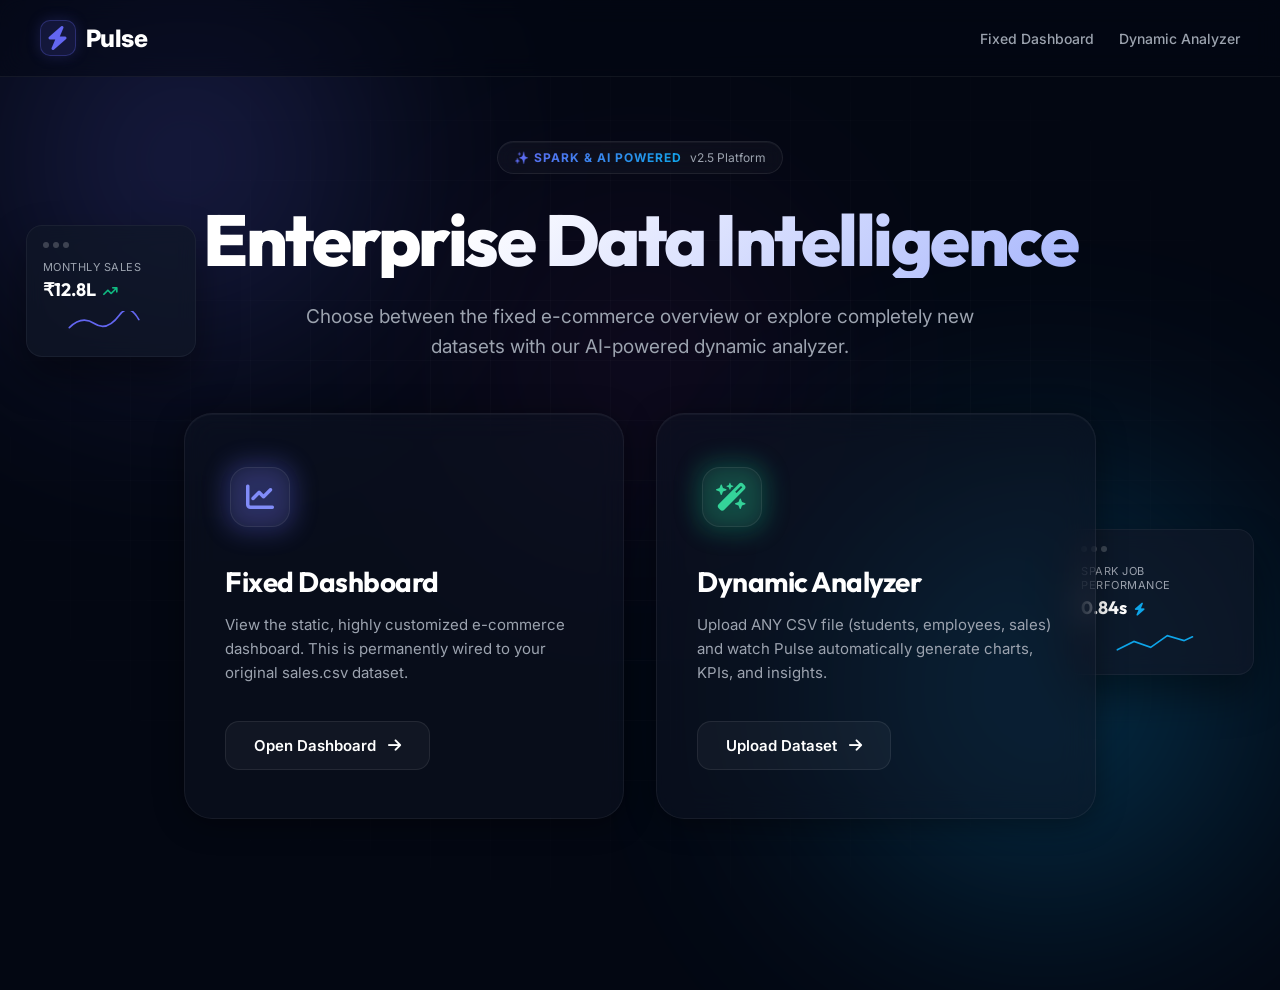
<file: templates/index.html>
<!DOCTYPE html>
<html lang="en">
<head>
    <meta charset="UTF-8">
    <meta name="viewport" content="width=device-width, initial-scale=1.0">
    <title>Pulse - Enterprise Data Intelligence & Analytics</title>
    <link href="https://fonts.googleapis.com/css2?family=Outfit:wght@400;500;600;700;800&family=Inter:wght@400;500;600;700&display=swap" rel="stylesheet">
    <link rel="stylesheet" href="https://cdnjs.cloudflare.com/ajax/libs/font-awesome/6.5.1/css/all.min.css">
    <style>
        :root {
            --bg-color: #030712;
            --text-color: #f9fafb;
            --text-muted: #9ca3af;
            --primary: #6366f1;
            --primary-rgb: 99, 102, 241;
            --secondary: #0ea5e9;
            --secondary-rgb: 14, 165, 233;
            --accent: #10b981;
            --accent-rgb: 16, 185, 129;
            --card-bg: rgba(17, 24, 39, 0.45);
            --border-glow: rgba(255, 255, 255, 0.06);
            --gradient-accent: linear-gradient(135deg, #6366f1 0%, #0ea5e9 100%);
        }

        * {
            margin: 0;
            padding: 0;
            box-sizing: border-box;
            font-family: 'Inter', sans-serif;
        }

        body {
            background-color: var(--bg-color);
            color: var(--text-color);
            min-height: 100vh;
            display: flex;
            flex-direction: column;
            align-items: center;
            justify-content: center;
            overflow-x: hidden;
            position: relative;
        }

        /* 3D Grid & Floating Blobs Background */
        .grid-bg {
            position: absolute;
            inset: 0;
            z-index: -2;
            background-image: 
                linear-gradient(rgba(255, 255, 255, 0.02) 1px, transparent 1px),
                linear-gradient(90deg, rgba(255, 255, 255, 0.02) 1px, transparent 1px);
            background-size: 60px 60px;
            background-position: center center;
            mask-image: radial-gradient(ellipse 60% 60% at 50% 50%, black 40%, transparent 100%);
            -webkit-mask-image: radial-gradient(ellipse 60% 60% at 50% 50%, black 40%, transparent 100%);
        }

        .blob {
            position: absolute;
            border-radius: 50%;
            filter: blur(120px);
            z-index: -1;
            opacity: 0.4;
            animation: drift 25s infinite alternate ease-in-out;
        }

        .blob-1 {
            width: 500px;
            height: 500px;
            background: radial-gradient(circle, var(--primary) 0%, rgba(var(--primary-rgb), 0) 70%);
            top: -10%;
            left: -5%;
            animation-duration: 20s;
        }

        .blob-2 {
            width: 600px;
            height: 600px;
            background: radial-gradient(circle, var(--secondary) 0%, rgba(var(--secondary-rgb), 0) 70%);
            bottom: -10%;
            right: -5%;
            animation-duration: 28s;
        }

        .blob-3 {
            width: 400px;
            height: 400px;
            background: radial-gradient(circle, rgba(217, 70, 239, 0.35) 0%, rgba(217, 70, 239, 0) 70%);
            top: 40%;
            left: 50%;
            transform: translate(-50%, -50%);
            animation-duration: 22s;
        }

        @keyframes drift {
            0% {
                transform: translate(0, 0) scale(1);
            }
            50% {
                transform: translate(60px, -50px) scale(1.1);
            }
            100% {
                transform: translate(-40px, 40px) scale(0.9);
            }
        }

        /* Nav Header */
        header {
            position: fixed;
            top: 0;
            width: 100%;
            padding: 20px 40px;
            display: flex;
            justify-content: space-between;
            align-items: center;
            backdrop-filter: blur(12px);
            -webkit-backdrop-filter: blur(12px);
            background: rgba(3, 7, 18, 0.5);
            border-bottom: 1px solid var(--border-glow);
            z-index: 100;
        }

        .header-logo {
            font-family: 'Outfit', sans-serif;
            font-size: 24px;
            font-weight: 800;
            display: flex;
            align-items: center;
            gap: 10px;
            color: #fff;
            letter-spacing: -0.5px;
        }

        .header-logo i {
            color: var(--primary);
            background: rgba(var(--primary-rgb), 0.15);
            width: 36px;
            height: 36px;
            display: flex;
            align-items: center;
            justify-content: center;
            border-radius: 10px;
            border: 1px solid rgba(var(--primary-rgb), 0.3);
            box-shadow: 0 0 15px rgba(var(--primary-rgb), 0.2);
        }

        .nav-links {
            display: flex;
            gap: 25px;
        }

        .nav-links a {
            text-decoration: none;
            color: var(--text-muted);
            font-size: 14px;
            font-weight: 500;
            transition: color 0.3s;
        }

        .nav-links a:hover {
            color: #fff;
        }

        /* Container */
        .container {
            text-align: center;
            z-index: 10;
            max-width: 1100px;
            padding: 120px 24px 60px 24px;
            position: relative;
        }

        /* Hero Badge */
        .promo-badge {
            display: inline-flex;
            align-items: center;
            gap: 8px;
            background: rgba(255, 255, 255, 0.03);
            border: 1px solid rgba(255, 255, 255, 0.08);
            padding: 8px 16px;
            border-radius: 100px;
            margin-bottom: 28px;
            backdrop-filter: blur(8px);
            box-shadow: inset 0 1px 1px rgba(255,255,255,0.05);
            animation: fadeIn 1.2s ease-out;
        }

        .promo-badge span.spark {
            background: var(--gradient-accent);
            -webkit-background-clip: text;
            -webkit-text-fill-color: transparent;
            font-size: 12px;
            font-weight: 700;
            text-transform: uppercase;
            letter-spacing: 1px;
        }

        .promo-badge span.version {
            font-size: 12px;
            color: var(--text-muted);
        }

        /* Main Heading */
        h1 {
            font-family: 'Outfit', sans-serif;
            font-size: 72px;
            font-weight: 800;
            margin-bottom: 24px;
            line-height: 1.05;
            letter-spacing: -2.5px;
            background: linear-gradient(135deg, #ffffff 30%, #a5b4fc 100%);
            -webkit-background-clip: text;
            -webkit-text-fill-color: transparent;
            animation: slideUp 1s cubic-bezier(0.16, 1, 0.3, 1);
        }

        p.subtitle {
            font-size: 19px;
            color: var(--text-muted);
            margin-bottom: 50px;
            line-height: 1.6;
            max-width: 700px;
            margin-left: auto;
            margin-right: auto;
            animation: slideUp 1.2s cubic-bezier(0.16, 1, 0.3, 1);
        }

        /* Interactive Dashboard Cards Layout */
        .cards-container {
            display: flex;
            gap: 32px;
            justify-content: center;
            flex-wrap: wrap;
            margin-top: 20px;
            animation: slideUp 1.4s cubic-bezier(0.16, 1, 0.3, 1);
        }

        /* Premium Glass Card */
        .action-card {
            background: var(--card-bg);
            border: 1px solid var(--border-glow);
            backdrop-filter: blur(16px);
            -webkit-backdrop-filter: blur(16px);
            border-radius: 28px;
            padding: 48px 40px;
            width: 440px;
            text-align: left;
            transition: all 0.5s cubic-bezier(0.16, 1, 0.3, 1);
            text-decoration: none;
            color: white;
            position: relative;
            overflow: hidden;
            box-shadow: 
                0 4px 30px rgba(0, 0, 0, 0.4),
                inset 0 1px 1px rgba(255, 255, 255, 0.05);
        }

        .action-card::before {
            content: '';
            position: absolute;
            inset: 0;
            background: linear-gradient(135deg, rgba(255,255,255,0.08) 0%, rgba(255,255,255,0.01) 100%);
            opacity: 0;
            transition: opacity 0.5s;
            pointer-events: none;
        }

        .action-card:hover {
            transform: translateY(-8px) scale(1.01);
            border-color: rgba(99, 102, 241, 0.25);
            box-shadow: 
                0 30px 60px rgba(0, 0, 0, 0.6),
                0 0 40px rgba(var(--primary-rgb), 0.15),
                inset 0 1px 2px rgba(255, 255, 255, 0.1);
        }

        .action-card:hover::before {
            opacity: 1;
        }

        /* Custom Glowing Card Icon */
        .action-card .icon-wrapper {
            position: relative;
            width: 70px;
            height: 70px;
            margin-bottom: 32px;
            display: flex;
            align-items: center;
            justify-content: center;
        }

        .action-card .icon-glow {
            position: absolute;
            inset: 0;
            border-radius: 20px;
            filter: blur(12px);
            opacity: 0.3;
            transition: opacity 0.5s;
        }

        .action-card:hover .icon-glow {
            opacity: 0.7;
        }

        .action-card .icon {
            position: relative;
            font-size: 28px;
            width: 60px;
            height: 60px;
            border-radius: 18px;
            display: flex;
            align-items: center;
            justify-content: center;
            background: rgba(255, 255, 255, 0.03);
            border: 1px solid rgba(255, 255, 255, 0.08);
            transition: all 0.4s;
        }

        .action-card:hover .icon {
            transform: scale(1.05);
        }

        /* Color Variants */
        .card-blue .icon-glow { background: var(--primary); }
        .card-blue .icon { color: #818cf8; }
        .card-blue:hover .icon {
            background: rgba(var(--primary-rgb), 0.15);
            border-color: rgba(var(--primary-rgb), 0.4);
            color: #a5b4fc;
        }

        .card-green .icon-glow { background: var(--accent); }
        .card-green .icon { color: #34d399; }
        .card-green:hover .icon {
            background: rgba(var(--accent-rgb), 0.15);
            border-color: rgba(var(--accent-rgb), 0.4);
            color: #6ee7b7;
        }

        .action-card h2 {
            font-family: 'Outfit', sans-serif;
            font-size: 28px;
            font-weight: 700;
            margin-bottom: 14px;
            letter-spacing: -0.5px;
        }

        .action-card p {
            color: var(--text-muted);
            font-size: 15px;
            line-height: 1.6;
            margin-bottom: 36px;
        }

        /* Premium Buttons */
        .btn-wrapper {
            display: inline-flex;
            align-items: center;
            gap: 12px;
            font-size: 15px;
            font-weight: 600;
            color: #fff;
            padding: 14px 28px;
            border-radius: 14px;
            background: rgba(255, 255, 255, 0.04);
            border: 1px solid rgba(255, 255, 255, 0.08);
            transition: all 0.4s cubic-bezier(0.16, 1, 0.3, 1);
            position: relative;
        }

        .btn-wrapper i {
            transition: transform 0.3s;
        }

        .action-card:hover .btn-wrapper {
            background: #fff;
            color: #030712;
            border-color: #fff;
            box-shadow: 0 10px 25px rgba(255, 255, 255, 0.1);
        }

        .action-card:hover .btn-wrapper i {
            transform: translateX(5px);
        }

        /* Floating UI Preview Widgets */
        .floating-widget {
            position: absolute;
            background: rgba(17, 24, 39, 0.7);
            border: 1px solid rgba(255, 255, 255, 0.05);
            border-radius: 16px;
            padding: 16px;
            backdrop-filter: blur(10px);
            pointer-events: none;
            box-shadow: 0 20px 40px rgba(0,0,0,0.4);
            z-index: 5;
            animation: float 6s infinite alternate ease-in-out;
        }

        .widget-1 {
            top: 25%;
            left: 2%;
            width: 170px;
            animation-delay: 0s;
        }

        .widget-2 {
            bottom: 25%;
            right: 2%;
            width: 190px;
            animation-delay: 1.5s;
        }

        .widget-header {
            display: flex;
            gap: 4px;
            margin-bottom: 12px;
        }

        .widget-header .dot {
            width: 6px;
            height: 6px;
            border-radius: 50%;
            background: rgba(255,255,255,0.2);
        }

        .widget-metric {
            display: flex;
            flex-direction: column;
            gap: 4px;
        }

        .widget-metric .label {
            font-size: 11px;
            color: var(--text-muted);
            text-transform: uppercase;
            letter-spacing: 0.5px;
        }

        .widget-metric .value {
            font-family: 'Outfit', sans-serif;
            font-size: 18px;
            font-weight: 700;
            color: #fff;
        }

        .widget-metric .value i {
            color: var(--accent);
            font-size: 13px;
            margin-left: 4px;
        }

        .sparkline {
            margin-top: 10px;
            height: 25px;
            width: 100%;
            stroke-dasharray: 100;
            animation: draw 2s ease-out forwards;
        }

        @keyframes float {
            0% { transform: translateY(0) rotate(0deg); }
            100% { transform: translateY(-15px) rotate(2deg); }
        }

        /* Animations */
        @keyframes fadeIn {
            from { opacity: 0; transform: translateY(-10px); }
            to { opacity: 1; transform: translateY(0); }
        }

        @keyframes slideUp {
            from { opacity: 0; transform: translateY(30px); }
            to { opacity: 1; transform: translateY(0); }
        }

        /* Responsive */
        @media (max-width: 968px) {
            h1 {
                font-size: 52px;
            }
            .cards-container {
                flex-direction: column;
                align-items: center;
            }
            .action-card {
                width: 100%;
                max-width: 480px;
            }
            .floating-widget {
                display: none;
            }
        }
    </style>
</head>
<body>

    <div class="grid-bg"></div>
    <div class="blob blob-1"></div>
    <div class="blob blob-2"></div>
    <div class="blob blob-3"></div>

    <header>
        <div class="header-logo">
            <i class="fa-solid fa-bolt"></i>
            <span>Pulse</span>
        </div>
        <div class="nav-links">
            <a href="/dashboard">Fixed Dashboard</a>
            <a href="/upload">Dynamic Analyzer</a>
        </div>
    </header>

    <!-- Floating visual elements -->
    <div class="floating-widget widget-1">
        <div class="widget-header">
            <div class="dot"></div>
            <div class="dot"></div>
            <div class="dot"></div>
        </div>
        <div class="widget-metric">
            <span class="label">Monthly Sales</span>
            <span class="value">₹12.8L <i class="fa-solid fa-arrow-trend-up"></i></span>
        </div>
        <svg class="sparkline" viewBox="0 0 100 30" fill="none">
            <path d="M0 20 Q15 5, 30 15 T60 5 T90 25" stroke="#6366f1" stroke-width="2" stroke-linecap="round"/>
        </svg>
    </div>

    <div class="floating-widget widget-2">
        <div class="widget-header">
            <div class="dot"></div>
            <div class="dot"></div>
            <div class="dot"></div>
        </div>
        <div class="widget-metric">
            <span class="label">Spark Job Performance</span>
            <span class="value">0.84s <i class="fa-solid fa-bolt" style="color: #0ea5e9;"></i></span>
        </div>
        <svg class="sparkline" viewBox="0 0 100 30" fill="none">
            <path d="M0 25 L20 15 L40 22 L60 8 L80 14 L100 5" stroke="#0ea5e9" stroke-width="2" stroke-linecap="round"/>
        </svg>
    </div>

    <div class="container">
        
        <div class="promo-badge" id="promoBadge">
            <span class="spark">✨ Spark & AI Powered</span>
            <span class="version">v2.5 Platform</span>
        </div>

        <h1 id="mainHeading">Enterprise Data Intelligence</h1>
        <p class="subtitle" id="mainSubtitle">Choose between the fixed e-commerce overview or explore completely new datasets with our AI-powered dynamic analyzer.</p>

        <div class="cards-container">
            
            <a href="/dashboard" class="action-card card-blue" id="linkFixedDashboard">
                <div class="icon-wrapper">
                    <div class="icon-glow"></div>
                    <div class="icon"><i class="fa-solid fa-chart-line"></i></div>
                </div>
                <h2>Fixed Dashboard</h2>
                <p>View the static, highly customized e-commerce dashboard. This is permanently wired to your original sales.csv dataset.</p>
                <div class="btn-wrapper">
                    <span>Open Dashboard</span>
                    <i class="fa-solid fa-arrow-right"></i>
                </div>
            </a>

            <a href="/upload" class="action-card card-green" id="linkDynamicAnalyzer">
                <div class="icon-wrapper">
                    <div class="icon-glow"></div>
                    <div class="icon"><i class="fa-solid fa-wand-magic-sparkles"></i></div>
                </div>
                <h2>Dynamic Analyzer</h2>
                <p>Upload ANY CSV file (students, employees, sales) and watch Pulse automatically generate charts, KPIs, and insights.</p>
                <div class="btn-wrapper">
                    <span>Upload Dataset</span>
                    <i class="fa-solid fa-arrow-right"></i>
                </div>
            </a>

        </div>
    </div>

</body>
</html>
</file>
